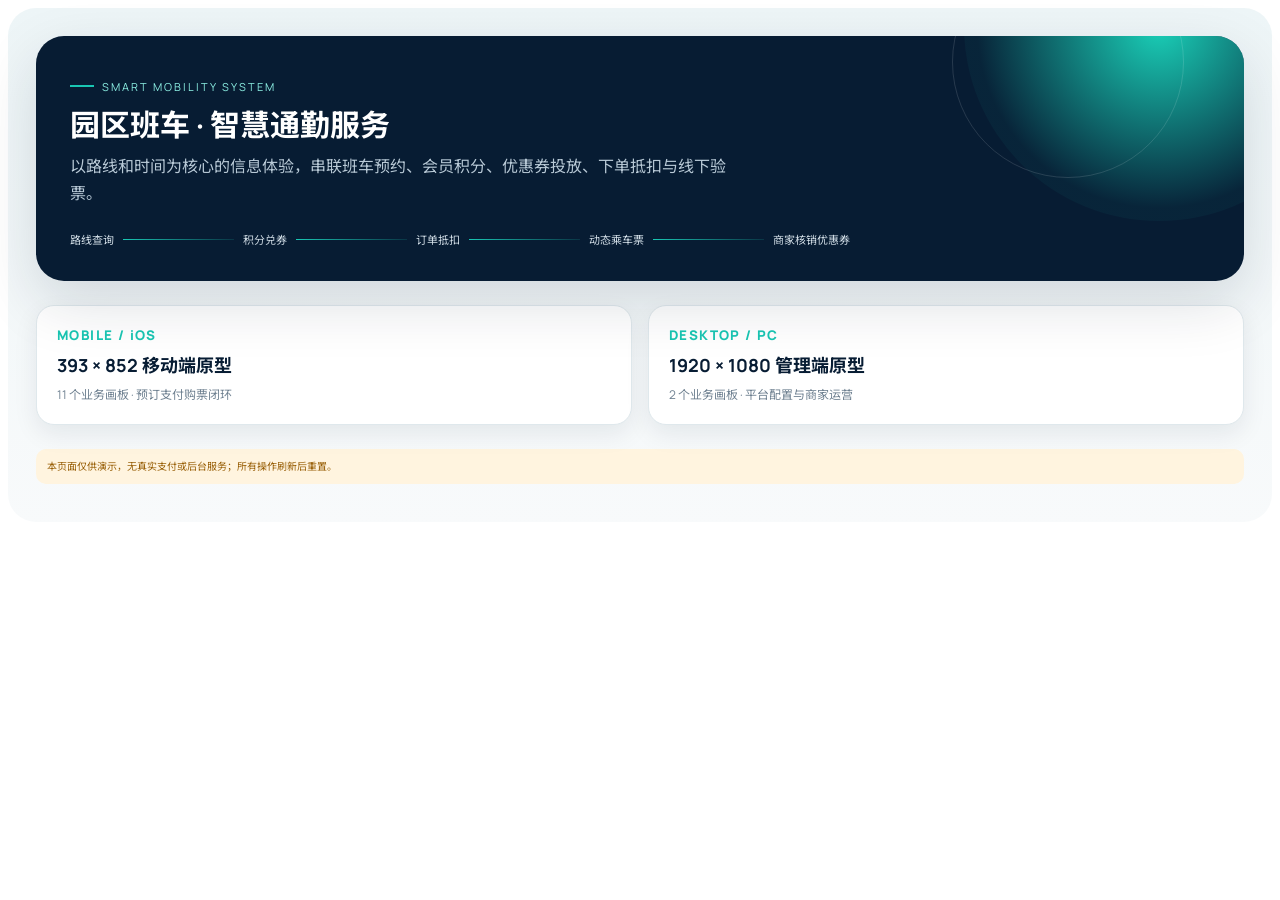
<file: index.html>
<!doctype html>
<html lang="zh-CN"><head><meta charset="utf-8"><meta name="viewport" content="width=device-width,initial-scale=1"><title>园区班车 · 智慧通勤原型</title><link rel="stylesheet" href="styles.css"></head><body><div class="smart-ui">
<section class="cover"><div class="cover-tag">Smart Mobility System</div><h2>园区班车 · 智慧通勤服务</h2><p>以路线和时间为核心的信息体验，串联班车预约、会员积分、优惠券投放、下单抵扣与线下验票。</p><div class="journey"><span>路线查询</span><i></i><span>积分兑券</span><i></i><span>订单抵扣</span><i></i><span>动态乘车票</span><i></i><span>商家核销优惠券</span></div></section><nav class="prototype-overview" aria-label="原型入口"><a class="prototype-entry" href="mobile.html"><small>MOBILE / iOS</small><b>393 × 852 移动端原型</b><span>11 个业务画板 · 预订支付购票闭环</span></a><a class="prototype-entry" href="desktop.html"><small>DESKTOP / PC</small><b>1920 × 1080 管理端原型</b><span>2 个业务画板 · 平台配置与商家运营</span></a></nav><p class="notice">本页面仅供演示，无真实支付或后台服务；所有操作刷新后重置。</p></div><script src="app.js"></script></body></html>
</file>
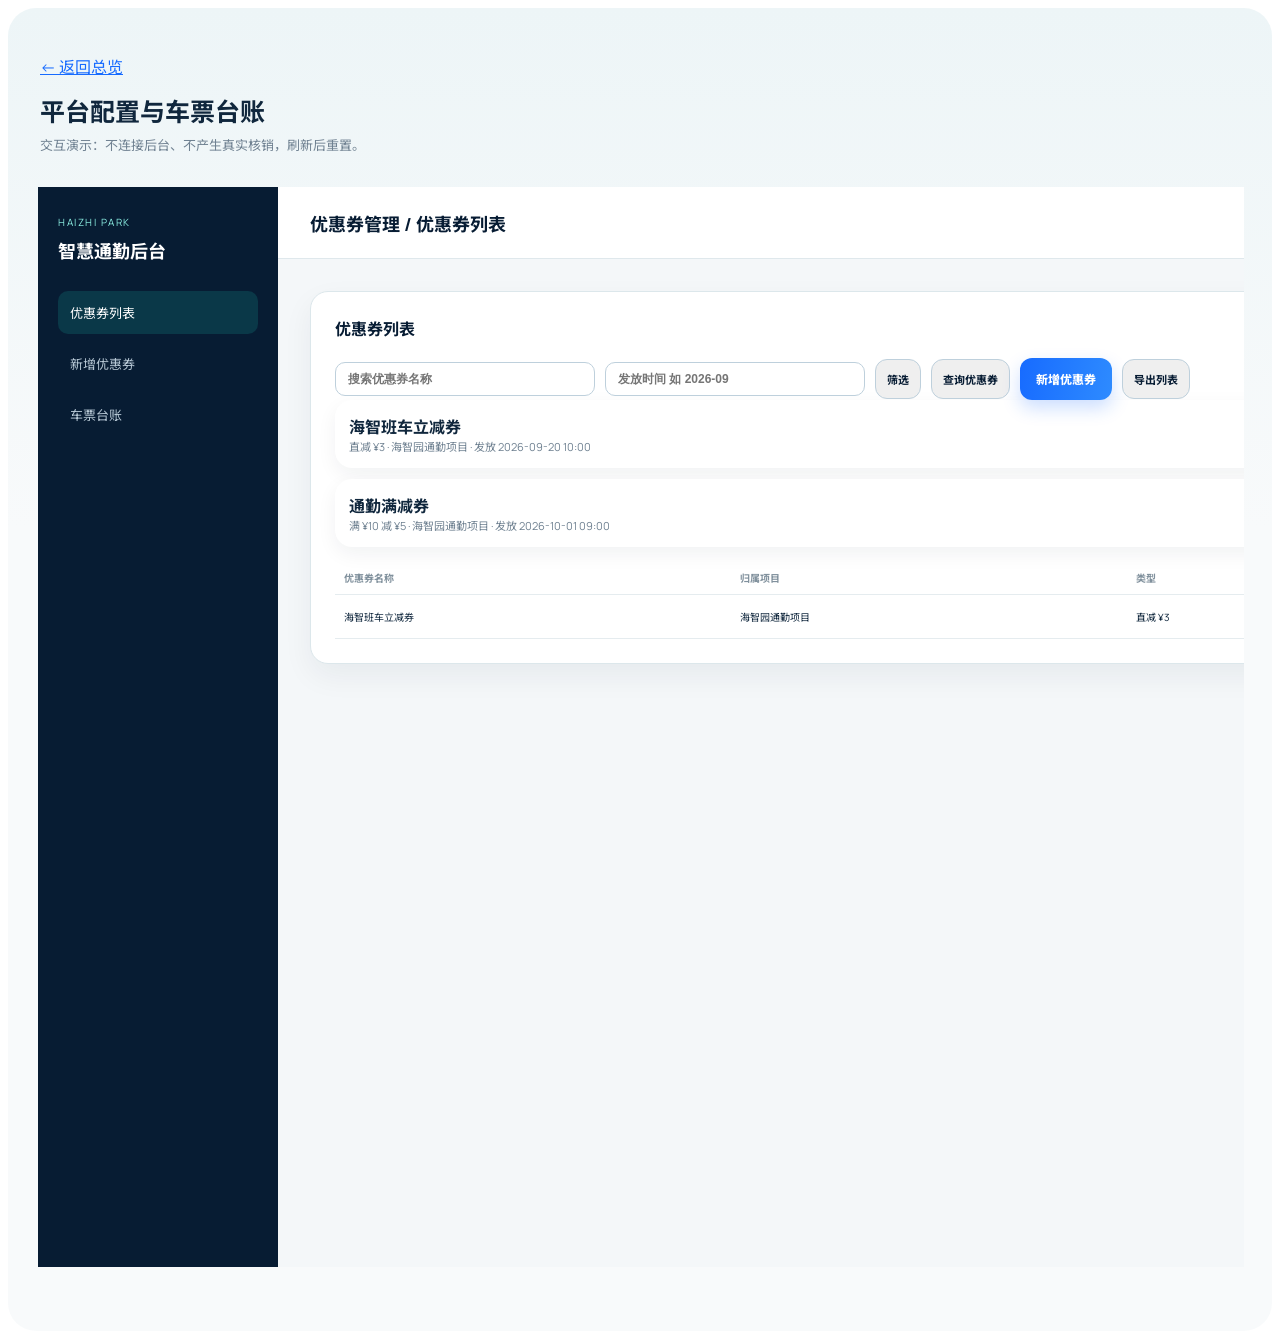
<file: desktop.html>
<!doctype html><html lang="zh-CN"><head><meta charset="utf-8"><meta name="viewport" content="width=device-width,initial-scale=1"><title>运营后台 · 园区班车</title><link rel="stylesheet" href="styles.css"></head><body><div class="smart-ui"><header class="page-header"><a href="index.html">← 返回总览</a><h1>平台配置与车票台账</h1><p>交互演示：不连接后台、不产生真实核销，刷新后重置。</p></header><p id="demo-status" class="notice ok" role="status" hidden></p><p class="desktop-scroll-hint">横向滚动查看完整后台画板</p><div class="desktop-preview"><article class="desktop-board" data-desktop-screen="coupon-list"><aside class="desktop-sidebar"><small>HAIZHI PARK</small><h4>智慧通勤后台</h4><nav><button type="button" data-nav="coupon-list" class="active">优惠券列表</button><button type="button" data-nav="coupon-create">新增优惠券</button><button type="button" data-nav="ticket-ledger">车票台账</button></nav></aside><header class="desktop-toolbar"><b>优惠券管理 / 优惠券列表</b><span>运营管理员　● 在线</span></header><main class="desktop-main"><div class="desktop-content"><div class="desktop-panel"><div class="row"><h4>优惠券列表</h4><span class="chip green">当前园区</span></div><div class="coupon-actions"><input aria-label="搜索优惠券" placeholder="搜索优惠券名称"><input aria-label="发放时间" placeholder="发放时间 如 2026-09"><button type="button" class="secondary" data-action="filter-coupons">筛选</button><button type="button" class="secondary" data-action="view-coupons">查询优惠券</button><button type="button" class="primary" data-nav="coupon-create">新增优惠券</button><button type="button" class="secondary" data-action="export-excel">导出列表</button></div><div data-coupon-filter-result></div><table class="data"><thead><tr><th>优惠券名称</th><th>归属项目</th><th>类型</th><th>状态</th><th>操作</th></tr></thead><tbody><tr><td>海智班车立减券</td><td>海智园通勤项目</td><td>直减 ¥3</td><td>启用</td><td><button type="button" class="chip" data-nav="coupon-create">查看 / 编辑</button></td></tr></tbody></table></div></div></main></article><article class="desktop-board" data-desktop-screen="coupon-create"><aside class="desktop-sidebar"><small>HAIZHI PARK</small><h4>智慧通勤后台</h4><nav><button type="button" data-nav="coupon-list">优惠券列表</button><button type="button" data-nav="coupon-create" class="active">新增优惠券</button><button type="button" data-nav="ticket-ledger">车票台账</button></nav></aside><header class="desktop-toolbar"><b>优惠券管理 / 新增优惠券</b><span>运营管理员　● 在线</span><button type="button" class="secondary" data-nav="coupon-list">返回</button></header><main class="desktop-main"><div class="desktop-content"><div class="desktop-panel"><div class="row"><h4>新增优惠券</h4><span class="chip green">草稿模式</span></div><section class="create-section"><div class="section-eyebrow">基础规则</div><div class="form-row"><label class="form-label">*所属项目</label><div class="form-control"><div class="field"><label>所属项目<input aria-label="归属项目" value="海智园通勤项目"></label></div><p class="muted">归属项目决定该券在移动端的投放范围。</p></div></div><div class="form-row"><label class="form-label">*可用商户</label><div class="form-control"><div class="radio-line"><label class="radio-item"><input type="radio" name="merchant-scope" checked> 全部商户</label><label class="radio-item"><input type="radio" name="merchant-scope"> 指定商户</label></div><div class="field"><label>归属商家<input aria-label="归属商家" value="海智班车有限公司"></label></div></div></div><div class="form-row"><label class="form-label">*优惠券名称</label><div class="form-control"><div class="field"><label>优惠券名称<input aria-label="优惠券名称" value="海智班车立减券"></label></div></div></div><div class="form-row"><label class="form-label">优惠券图片</label><div class="form-control"><div class="upload-box"><b>＋</b><span>点击或拖拽上传券面图片</span><input aria-label="优惠券图片" type="file"></div></div></div><div class="form-row"><label class="form-label">面额 / 折扣值</label><div class="form-control"><div class="field"><label>折扣值<input aria-label="折扣值" value="3"></label></div><div class="field"><label>可核销总数量<input aria-label="可核销总数量" value="500 张"></label></div></div></div><div class="form-row"><label class="form-label">*有效期</label><div class="form-control"><div class="radio-line"><label class="radio-item"><input type="radio" name="validity-type" checked> 固定日期范围</label><label class="radio-item"><input type="radio" name="validity-type"> 领取后生效天数</label></div><div class="field"><label>生效日期<input aria-label="生效日期" value="2026-09-01"></label></div><div class="field"><label>失效日期<input aria-label="失效日期" value="2026-12-31"></label></div><div class="field"><label>生效天数<input aria-label="生效天数" value="30"></label></div></div></div><div class="form-row"><label class="form-label">优惠券状态</label><div class="form-control"><div class="field"><label>优惠券状态<select aria-label="优惠券状态"><option>启用</option><option>停用</option></select><input aria-label="优惠券状态" type="hidden" value="启用"></label></div></div></div><div class="form-row"><label class="form-label">使用须知</label><div class="form-control"><div class="field"><label>使用须知<textarea aria-label="使用须知">指定班车线路使用，每位用户限兑 1 张，不与其他优惠同享。</textarea></label></div></div></div><div class="form-row"><label class="form-label">优惠券详情</label><div class="form-control"><div class="field"><label>优惠券详情<textarea aria-label="优惠券详情">指定班车线路使用，每位用户限兑 1 张，不与其他优惠同享。</textarea></label></div></div></div></section><section class="create-section"><div class="section-eyebrow">会员等级兑换积分</div><table class="data"><tr><th>会员等级</th><th>兑换积分</th><th>允许兑换</th></tr><tr><td>普通会员</td><td><input type="number" min="0" aria-label="普通会员兑换积分" value="300"></td><td><input type="checkbox" aria-label="普通会员允许兑换" checked></td></tr><tr><td>银卡会员</td><td><input type="number" min="0" aria-label="银卡会员兑换积分" value="270"></td><td><input type="checkbox" aria-label="银卡会员允许兑换" checked></td></tr><tr><td>金卡会员</td><td><input type="number" min="0" aria-label="金卡会员兑换积分" value="240"></td><td><input type="checkbox" aria-label="金卡会员允许兑换" checked></td></tr><tr><td>钻石会员</td><td><input type="number" min="0" aria-label="钻石会员兑换积分" value="210"></td><td><input type="checkbox" aria-label="钻石会员允许兑换" checked></td></tr></table><div class="notice ok">发布操作仅为演示，不影响移动端领券中心。</div></section><div class="create-footer"><button type="button" class="primary" data-action="draft">保存</button><button type="button" class="primary" data-action="publish">保存并发布</button><button type="button" class="secondary" data-action="cancel-create">取消</button></div><p class="muted" style="margin-top:12px">所有操作均为演示，不写入后台，刷新后重置。</p></div></main></article><article class="desktop-board" data-desktop-screen="ticket-ledger"><aside class="desktop-sidebar"><small>HAIZHI PARK</small><h4>智慧通勤后台</h4><nav><button type="button" data-nav="coupon-list">优惠券列表</button><button type="button" data-nav="coupon-create">新增优惠券</button><button type="button" data-nav="ticket-ledger" class="active">车票台账</button></nav></aside><header class="desktop-toolbar"><b>车票台账 / 购票记录</b><span>运营管理员　● 在线</span></header><main class="desktop-main"><div class="desktop-content"><div class="desktop-panel"><div class="row"><h4>车票台账</h4><button type="button" class="secondary" data-action="export-excel">导出 Excel</button></div><div class="coupon-actions"><select aria-label="车票状态"><option value="">全部</option><option value="completed">已完成</option><option value="refunded">已退款</option></select><input aria-label="购票时间" placeholder="购票时间 如 2026-09"><button type="button" class="secondary" data-action="filter-ledger">筛选</button></div><table class="data"><thead><tr><th>路线名称</th><th>班车时间</th><th>方向</th><th>购买时间</th><th>支付时间</th><th>交易时间</th><th>原始金额</th><th>优惠券抵扣金额</th><th>实付金额</th><th>所属项目</th><th>购买人</th><th>手机号</th><th>操作人</th><th>使用的优惠券</th><th>状态</th></tr></thead><tbody data-ticket-ledger></tbody></table><p class="muted">支持按状态（已完成 / 已退款）与购票时间筛选；导出文件仅供演示。</p><pre data-ticket-ledger-export hidden></pre></div></div></main></article></div></div><script src="app.js"></script></body></html>
</file>
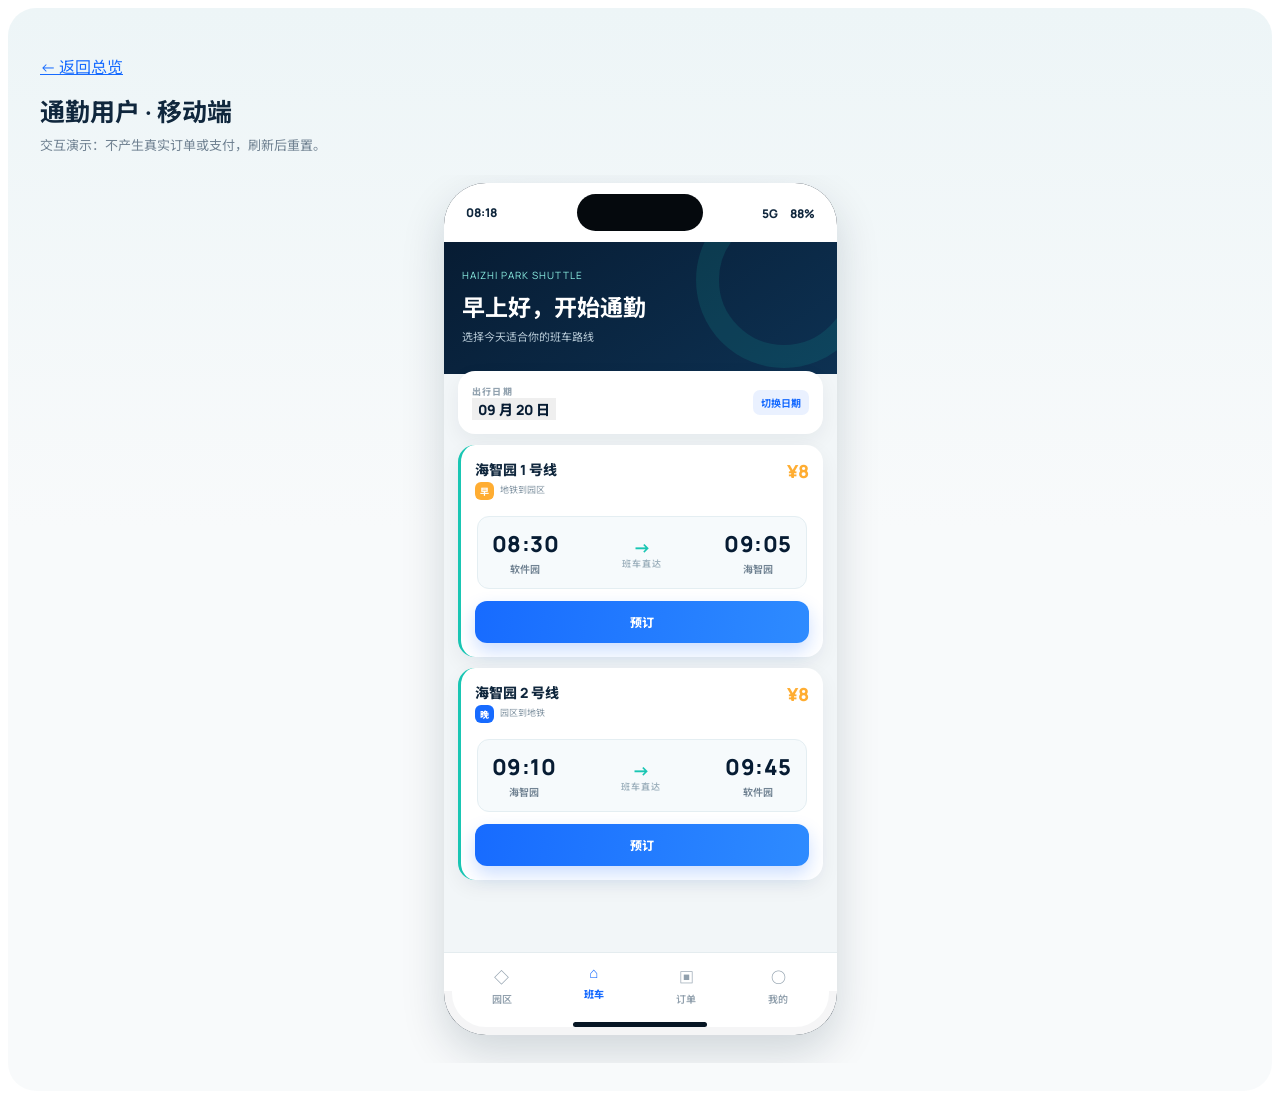
<file: mobile.html>
<!doctype html>
<html lang="zh-CN"><head><meta charset="utf-8"><meta name="viewport" content="width=device-width,initial-scale=1"><title>移动端 · 园区班车</title><link rel="stylesheet" href="styles.css"></head><body><div class="smart-ui">
<header class="page-header"><a href="index.html">← 返回总览</a><h1>通勤用户 · 移动端</h1><p>交互演示：不产生真实订单或支付，刷新后重置。</p></header><p id="demo-status" class="notice ok" role="status" hidden></p><div class="board-gallery">
<article class="ios-board" data-screen="route-query"><div class="ios-status-bar"><span>08:18</span><div class="dynamic-island"></div><span>5G　88%</span></div><div class="ios-content"><div class="hero"><small>HAIZHI PARK SHUTTLE</small><h3>早上好，开始通勤</h3><p>选择今天适合你的班车路线</p></div><div class="pad lift"><div class="card"><div class="row"><div><div class="eyebrow">出行日期</div><button type="button" class="strong date-switch" data-selected-date data-action="open-date-picker">09 月 20 日</button></div><button type="button" class="chip" data-action="open-date-picker">切换日期</button></div></div><div class="route-card"><div class="route-top"><div><div class="route-name">海智园 1 号线</div><div class="route-type"><span class="period-badge morning">早</span> 地铁到园区</div></div><span class="price">¥8</span></div><div class="route-times"><div class="route-time"><b class="route-time-value">08:30</b><span class="route-time-stop">软件园</span></div><div class="route-time-arrow">→<span class="route-time-sub">班车直达</span></div><div class="route-time"><b class="route-time-value">09:05</b><span class="route-time-stop">海智园</span></div></div><button type="button" class="primary book-button" data-action="book" data-route="route-1">预订</button></div><div class="route-card"><div class="route-top"><div><div class="route-name">海智园 2 号线</div><div class="route-type"><span class="period-badge evening">晚</span> 园区到地铁</div></div><span class="price">¥8</span></div><div class="route-times"><div class="route-time"><b class="route-time-value">09:10</b><span class="route-time-stop">海智园</span></div><div class="route-time-arrow">→<span class="route-time-sub">班车直达</span></div><div class="route-time"><b class="route-time-value">09:45</b><span class="route-time-stop">软件园</span></div></div><button type="button" class="primary book-button" data-action="book" data-route="route-2">预订</button></div></div></div><div class="ios-tab-bar"><button type="button" data-nav="park-services"><b>◇</b>园区</button><span class="on"><b>⌂</b>班车</span><button type="button" data-nav="order-center"><b>▣</b>订单</button><button type="button" data-nav="my-coupons"><b>○</b>我的</button></div><div class="home-indicator"></div></article>
<article class="ios-board" data-screen="order-confirmation"><div class="ios-status-bar"><span>08:20</span><div class="dynamic-island"></div><span>5G　88%</span></div><div class="ios-navigation-bar"><button type="button" data-nav="route-query" aria-label="返回路线查询">‹</button><b>确认订单</b><span></span></div><div class="ios-content"><div class="pad"><div class="card" style="background:linear-gradient(145deg,var(--navy),#164966);color:#fff"><div class="row"><div><span class="chip green" data-order-route>海智园 1 号线</span><h3 style="margin:9px 0 0;font-size:17px" data-order-stops>园区南门 → 软件园</h3></div><div style="text-align:right"><div class="eyebrow" style="color:#8cefe3">发车</div><b data-order-time>08:30</b></div></div><div class="summary-line" style="background:rgba(255,255,255,.13)"></div><span style="font-size:10px;color:#bed0dc"><span data-order-date>09 月 20 日</span> · 预计 35 分钟</span></div><div class="card"><div class="row"><span class="muted">购票数量</span><b>−　1　＋</b></div><div class="row"><span class="muted">票价</span><b data-order-price>¥8.00</b></div></div><div class="card"><div class="row"><span class="strong">优惠券</span><button type="button" class="text-button" data-action="select-coupon" data-order-coupon>班车立减券 -¥3 ›</button></div><div class="summary-line"></div><div class="row"><span class="muted">订单金额</span><span data-order-subtotal>¥8.00</span></div><div class="row"><span class="muted">优惠抵扣</span><b style="color:#dc7b00" data-order-discount>-¥3.00</b></div><div class="summary-line"></div><div class="row"><b>应付金额</b><span class="price" style="font-size:23px" data-order-total>¥5.00</span></div></div><div class="notice">当前优惠券归属海智班车，适用于本线路及班次。</div></div></div><div class="ios-bottom-action"><button type="button" class="primary" data-action="pay" data-pay-label>模拟支付 · ¥5.00</button></div><div class="home-indicator"></div></article>
<article class="ios-board" data-screen="payment-success"><div class="ios-status-bar"><span>08:21</span><div class="dynamic-island"></div><span>5G　88%</span></div><div class="ios-navigation-bar"><span></span><b>支付结果</b><span></span></div><div class="ios-content"><div class="success-hero"><div class="tick">✓</div><h3>支付成功</h3><p>模拟支付已完成，等待出票确认</p></div><div class="pad"><div class="card"><div class="row"><span class="muted">支付金额</span><span class="price" style="font-size:23px" data-pay-amount>¥5.00</span></div><div class="summary-line"></div><div class="row"><span class="muted">支付方式</span><b>模拟支付（演示）</b></div></div><div class="notice">本页为模拟支付结果，不产生真实扣款；点击下方按钮完成出票。</div></div></div><div class="ios-bottom-action"><button type="button" class="primary" data-action="payment-done">确认支付结果 · 完成购票</button></div><div class="home-indicator"></div></article>
<article class="ios-board" data-screen="purchase-success"><div class="ios-status-bar"><span>08:21</span><div class="dynamic-island"></div><span>5G　88%</span></div><div class="ios-navigation-bar"><button type="button" data-nav="route-query" aria-label="返回路线查询">‹</button><b>购票成功</b><span></span></div><div class="ios-content"><div class="success-hero"><div class="tick">✓</div><h3>购票成功</h3><p>车票已生成，乘车前可出示动态票面</p></div><div class="pad"><div class="card"><div class="row"><div><div class="eyebrow">乘车凭证</div><div class="strong">线下乘车票</div></div><span class="chip green">待乘车</span></div><div class="summary-line"></div><div class="row"><span class="muted">状态更新</span><span class="muted">发车后自动转为已使用</span></div></div><div class="notice ok">优惠券核销状态与班车车票状态相互独立。</div><button type="button" class="primary book-button" data-nav="boarding-ticket">查看乘车票</button><button type="button" class="secondary book-button" data-nav="order-center">进入订单中心</button><div class="notice">演示流程到此结束，刷新页面后恢复初始数据。</div></div></div><div class="home-indicator"></div></article>
<article class="ios-board" data-screen="paying-order-detail"><div class="ios-status-bar"><span>08:24</span><div class="dynamic-island"></div><span>5G　88%</span></div><div class="ios-navigation-bar"><button type="button" data-nav="order-center" aria-label="返回订单中心">‹</button><b>支付中订单</b><span></span></div><div class="ios-content"><div class="pad"><div class="card"><div class="row"><div><div class="eyebrow">支付状态</div><b class="strong" data-paying-status>支付中</b></div><span class="chip amber">待确认</span></div><div class="summary-line"></div><div class="row"><span class="muted">路线</span><b data-paying-route>海智园 1 号线</b></div><div class="row"><span class="muted">出行日期</span><span data-paying-date>09 月 20 日</span></div><div class="row"><span class="muted">发车时间</span><span data-paying-time>08:30</span></div><div class="row"><span class="muted">订单号</span><span data-paying-order-id>O-3</span></div><div class="summary-line"></div><div class="row"><b>支付金额</b><span class="price" data-paying-amount>¥5.00</span></div></div><div class="notice">支付结果确认中，可取消本次支付（演示）。</div></div></div><div class="ios-bottom-action"><button type="button" class="secondary" data-action="cancel-payment">取消支付</button></div><div class="home-indicator"></div></article>
	<article class="ios-board" data-screen="order-center"><div class="ios-status-bar"><span>08:25</span><div class="dynamic-island"></div><span>5G　88%</span></div><div class="ios-navigation-bar"><button type="button" data-nav="route-query" aria-label="返回路线查询">‹</button><b>订单中心</b><span></span></div><div class="ios-content"><div class="pad"><div class="ticket-tabs" aria-label="订单状态筛选"><button type="button" data-order-tab="pending">待支付</button><button type="button" data-order-tab="paying">支付中</button><button type="button" data-order-tab="completed">已完成</button><button type="button" data-order-tab="cancelled">已取消</button><button type="button" data-order-tab="invoiced">已开票</button></div><div data-order-list></div><p class="muted" style="line-height:1.7">演示数据包含各状态订单：待支付订单可继续支付，已完成订单可申请退票。</p></div></div><div class="home-indicator"></div></article>
<article class="ios-board" data-screen="coupon-selection"><div class="ios-status-bar"><span>08:20</span><div class="dynamic-island"></div><span>5G　88%</span></div><div class="ios-navigation-bar"><button type="button" data-nav="order-confirmation" aria-label="返回确认订单">‹</button><b>选择优惠券</b><span class="action">使用规则</span></div><div class="ios-content"><div class="tabs"><span class="active">可使用 1</span><span>不可使用 1</span></div><div class="pad"><div class="coupon"><div class="coupon-face"><div><b>¥3</b><br><small>无门槛</small></div></div><div class="coupon-info"><b>海智班车立减券</b><p>海智班车指定线路可用<br>有效期至 2026-10-31</p><div class="row"><span class="points">本单减 ¥3</span><button type="button" class="chip green" data-action="coupon-three" data-selection-three>已选择</button></div></div></div><div class="coupon"><div class="coupon-face"><div><b>¥5</b><br><small>满 ¥10</small></div></div><div class="coupon-info"><b>通勤满减券</b><p>海智班车全部线路<br>有效期至 2026-10-31</p><div class="row"><span class="points">当前未达门槛</span><button type="button" class="chip" data-action="coupon-five" data-selection-five disabled>选择</button></div></div></div><div class="card"><div class="row"><span>不使用优惠券</span><button type="button" class="chip" data-action="coupon-none">不使用</button></div></div><p class="muted" style="line-height:1.7">仅展示商家、线路、班次、金额与有效期均符合条件的优惠券。</p></div></div><div class="home-indicator"></div></article>
<article class="ios-board" data-screen="coupon-center"><div class="ios-status-bar"><span>08:22</span><div class="dynamic-island"></div><span>5G　88%</span></div><div class="ios-navigation-bar"><button type="button" data-nav="route-query" aria-label="返回路线查询">‹</button><b>领券中心</b><button type="button" class="action" data-nav="my-coupons">我的券</button></div><div class="ios-content"><div class="pad"><div class="card member"><div class="row"><div><div class="eyebrow">Gold Member</div><div class="strong">金卡会员</div></div><div style="text-align:right"><div class="eyebrow">可用积分</div><div class="balance" data-points>1,280</div></div></div><div class="meter"><i></i></div><div class="row"><span style="font-size:9px;color:#acc4d2">距钻石会员还差 320 成长值</span><span style="font-size:9px;color:#8cefe3">积分明细 ›</span></div></div><div class="coupon"><div class="coupon-face"><div><b>¥3</b><br><small>立减券</small></div></div><div class="coupon-info"><b>海智班车立减券</b><p>09/20 10:00 发放 · 剩余 186 张</p><div class="row"><span class="points">金卡 240 积分</span><button type="button" class="chip green" data-action="exchange-preview" data-exchange-id="three">兑换</button></div></div></div><div class="coupon"><div class="coupon-face"><div><b>¥5</b><br><small>满 10 减</small></div></div><div class="coupon-info"><b>通勤满减券</b><p>全部线路 · 每人限兑 1 张</p><div class="row"><span class="points">金卡 400 积分</span><button type="button" class="chip green" data-action="exchange-preview" data-exchange-id="five">兑换</button></div></div></div></div></div><div class="home-indicator"></div></article>
<article class="ios-board" data-screen="exchange-confirmation"><div class="ios-status-bar"><span>08:23</span><div class="dynamic-island"></div><span>5G　88%</span></div><div class="ios-navigation-bar"><button type="button" data-nav="coupon-center" aria-label="返回领券中心">‹</button><b>确认兑换</b><span></span></div><div class="ios-content"><div class="pad"><div class="coupon"><div class="coupon-face"><div><b data-exchange-value>¥3</b><br><small>无门槛</small></div></div><div class="coupon-info"><b data-exchange-name>海智班车立减券</b><p>归属：海智班车<br>领取后 30 天有效</p></div></div><div class="card"><div class="row"><span class="muted">会员等级</span><b>金卡会员</b></div><div class="row"><span class="muted">本次所需</span><b style="color:#dc7b00" data-exchange-cost>240 积分</b></div><div class="summary-line"></div><div class="row"><span class="muted">兑换前</span><span data-points-before>1,280</span></div><div class="row"><span class="muted">兑换后</span><b data-points-after>1,040</b></div></div><div class="notice">兑换后积分不可退还，请确认适用商家和有效期。</div></div></div><div class="ios-bottom-action"><button type="button" class="primary teal" data-action="exchange-confirm" data-exchange-confirm>确认兑换 240 积分</button></div><div class="home-indicator"></div></article>
<article class="ios-board" data-screen="my-coupons"><div class="ios-status-bar"><span>08:24</span><div class="dynamic-island"></div><span>5G　88%</span></div><div class="ios-navigation-bar"><button type="button" data-nav="route-query" aria-label="返回路线查询">‹</button><b>我的优惠券</b><span></span></div><div class="ios-content"><div class="tabs"><span class="active">可使用 2</span><span>已使用</span><span>已过期</span></div><div class="pad"><div class="coupon"><div class="coupon-face"><div><b>¥3</b><br><small>无门槛</small></div></div><div class="coupon-info"><b>海智班车立减券</b><p>归属：海智班车<br>有效期至 2026-10-20</p><div class="row"><span class="chip green">可使用 · <span data-coupon-three-count>1</span> 张</span><span class="points">去使用 ›</span></div></div></div><div class="coupon"><div class="coupon-face"><div><b>¥5</b><br><small>满 ¥10</small></div></div><div class="coupon-info"><b>通勤满减券</b><p>限班车订单使用<br>有效期至 2026-10-31</p><div class="row"><span class="chip green">可使用 · <span data-coupon-five-count>1</span> 张</span><span class="points">查看详情 ›</span></div></div></div><div class="notice ok">优惠券核销状态与班车车票状态相互独立。</div></div></div><div class="home-indicator"></div></article>
<article class="ios-board" data-screen="boarding-ticket"><div class="ios-status-bar"><span>08:28</span><div class="dynamic-island"></div><span>5G　88%</span></div><div class="ios-navigation-bar"><button type="button" data-nav="order-center" aria-label="返回订单中心">‹</button><b>乘车票状态</b><span></span></div><div class="ios-content"><div class="pad"><div class="ticket-tabs" aria-label="票面演示状态"><button type="button" data-ticket-tab="static">静态待乘车</button><button type="button" data-ticket-tab="active">动态有效</button><button type="button" data-ticket-tab="used">已使用</button></div><p class="muted">三种票面仅为演示，不读取服务端时间，不构成真实乘车凭证。</p><section data-ticket-state="static"><div class="eyebrow">STATIC</div><h3>静态待乘车</h3><div class="ticket"><div class="ticket-head"><small>WAITING · 静态待乘车</small><h3>海智园 → 软件园</h3></div><div class="ticket-code"><small>线下乘车凭证</small><b>A8 26 19</b></div></div><div class="notice">未进入动态时间窗口，票面保持静态。</div></section><section data-ticket-state="active"><div class="eyebrow">ACTIVE</div><h3>动态有效</h3><div class="ticket live"><div class="marquee"><span>动态有效　请向工作人员出示　动态有效　请向工作人员出示　</span></div><div class="ticket-head"><small>BOARDING · 当前可乘车</small><h3>海智园 → 软件园</h3></div><div class="ticket-code"><small>动态线下乘车凭证</small><b style="color:#049a89">A8 26 19</b></div></div><div class="notice ok">动态窗口由系统写死规则控制，使用服务端标准时间，不写死固定时长。</div></section><section data-ticket-state="used"><div class="eyebrow">COMPLETED</div><h3>已使用</h3><div class="ticket used"><div class="ticket-head"><small>COMPLETED · 乘车时间已过</small><h3>海智园 → 软件园</h3></div><div class="ticket-code"><small>线下乘车凭证</small><b>A8 26 19</b><div class="stamp">已使用</div></div></div><p class="muted" style="line-height:1.7;margin-top:12px">服务端时间超过计划发车时间后自动更新，无需司机或商家核销。</p></section><div class="notice">状态优先级：已取消或已退款 ＞ 已使用 ＞ 动态有效 ＞ 静态待乘车</div><div class="notice ok">优惠券核销状态与班车车票状态相互独立。</div></div></div><div class="home-indicator"></div></article>
<article class="ios-board" data-screen="refund"><div class="ios-status-bar"><span>08:26</span><div class="dynamic-island"></div><span>5G　88%</span></div><div class="ios-navigation-bar"><button type="button" data-nav="order-center" aria-label="返回订单中心">‹</button><b>申请退票</b><span></span></div><div class="ios-content"><div class="pad"><div class="card"><div class="row"><span class="muted">退票订单</span><b data-refund-route>海智园 1 号线</b></div><div class="summary-line"></div><div class="row"><span class="muted">实付金额</span><span data-refund-paid>¥8.00</span></div><div class="row"><span class="muted">预计退款</span><b style="color:#dc7b00" data-refund-amount>¥8.00</b></div></div><div class="notice">退票规则：发车前 30 分钟内不可退票；优惠券抵扣部分按原规则退回（演示）。</div><div class="notice ok">确认后订单转为已退款，退款原路退回（演示数据，刷新后恢复）。</div></div></div><div class="ios-bottom-action"><button type="button" class="primary" data-action="refund-confirm">确认退票</button></div><div class="home-indicator"></div></article>
<article class="ios-board" data-screen="invoice-application"><div class="ios-status-bar"><span>08:27</span><div class="dynamic-island"></div><span>5G　88%</span></div><div class="ios-navigation-bar"><button type="button" data-nav="order-center" aria-label="返回订单中心">‹</button><b>申请开票</b><span></span></div><div class="ios-content"><div class="pad"><div class="card"><div class="row"><span class="muted">开票订单</span><b data-invoice-route>海智园 1 号线</b></div><div class="summary-line"></div><div class="row"><span class="muted">实付金额</span><span data-invoice-paid>¥5.00</span></div><div class="row"><span class="muted">预计开票金额</span><b style="color:#dc7b00" data-invoice-amount>¥5.00</b></div></div><div class="card"><div class="row"><span class="strong">发票抬头</span><span class="muted">提交后不可修改（演示）</span></div><div class="summary-line"></div><div class="row"><span class="muted">个人抬头</span><button type="button" class="chip green" data-action="invoice-title" data-title="personal"><span data-invoice-title-personal>已选择</span></button></div><div class="row"><span class="muted">企业抬头</span><button type="button" class="chip" data-action="invoice-title" data-title="company"><span data-invoice-title-company>选择</span></button></div></div><div class="notice">开票规则：已完成订单可申请开票，金额与实付一致（演示）。</div><div class="notice ok">提交后订单转为已开票，可在订单中心「已开票」筛选查看。</div></div></div><div class="ios-bottom-action"><button type="button" class="primary" data-action="invoice-submit">提交开票申请</button></div><div class="home-indicator"></div></article><article class="ios-board" data-screen="date-picker"><div class="ios-status-bar"><span>08:19</span><div class="dynamic-island"></div><span>5G　88%</span></div><div class="ios-navigation-bar"><button type="button" data-nav="route-query" aria-label="返回路线查询">‹</button><b>选择出行日期</b><span></span></div><div class="ios-content"><div class="pad"><div class="card"><div class="eyebrow">2026 年 9 月</div><div class="date-grid"><button type="button" class="chip" data-action="select-date" data-date="2026-09-20">20 日</button><button type="button" class="chip" data-action="select-date" data-date="2026-09-21">21 日</button><button type="button" class="chip" data-action="select-date" data-date="2026-09-22">22 日</button><button type="button" class="chip" data-action="select-date" data-date="2026-09-23">23 日</button></div></div></div></div><div class="home-indicator"></div></article><article class="ios-board" data-screen="park-services"><div class="ios-status-bar"><span>08:19</span><div class="dynamic-island"></div><span>5G　88%</span></div><div class="ios-navigation-bar"><button type="button" data-nav="route-query" aria-label="返回班车首页">‹</button><b>园区服务</b><span></span></div><div class="ios-content"><div class="pad"><div class="card"><div class="row"><div><div class="eyebrow">HAIZHI PARK</div><div class="strong">园区通勤服务入口</div></div><span class="chip green">演示数据</span></div></div><div class="card"><div class="row"><div><div class="eyebrow">线路列表</div><b class="strong">查看可预订班车</b><p class="muted" style="margin:5px 0 0">两条直达线路 · 按日期预订</p></div><button type="button" class="chip" data-nav="route-query">进入 ›</button></div></div><div class="card"><div class="row"><div><div class="eyebrow">我要开票</div><b class="strong">已完成订单开票</b><p class="muted" style="margin:5px 0 0">筛选已完成订单后申请发票</p></div><button type="button" class="chip" data-action="invoice-entry">去开票 ›</button></div></div><div class="card"><div class="row"><div><div class="eyebrow">我的订单</div><b class="strong">全部订单与状态</b><p class="muted" style="margin:5px 0 0">待支付、支付中、已完成等</p></div><button type="button" class="chip" data-action="orders-entry">查看 ›</button></div></div><div class="card"><div class="row"><div><div class="eyebrow">联系我们</div><b class="strong">运营服务与帮助</b><p class="muted" style="margin:5px 0 0">热线、服务时间与反馈渠道</p></div><button type="button" class="chip" data-nav="contact">联系 ›</button></div></div><div class="notice">园区服务页为演示入口聚合，所有跳转均在本页内切换。</div></div></div><div class="home-indicator"></div></article><article class="ios-board" data-screen="contact"><div class="ios-status-bar"><span>08:19</span><div class="dynamic-island"></div><span>5G　88%</span></div><div class="ios-navigation-bar"><button type="button" data-nav="park-services" aria-label="返回园区服务">‹</button><b>联系我们</b><span></span></div><div class="ios-content"><div class="pad"><div class="card"><div class="row"><div><div class="eyebrow">运营服务热线</div><b class="strong">400-800-1234</b></div><span class="chip green">工作日</span></div><div class="summary-line"></div><div class="row"><span class="muted">服务时间</span><b>工作日 07:00 - 20:00</b></div><div class="row"><span class="muted">反馈邮箱</span><b>shuttle@haizhi-park.cn</b></div><div class="row"><span class="muted">园区服务台</span><b>海智园南门服务中心</b></div></div><div class="notice">联系信息为演示数据，不发起真实通话或邮件；点击返回可回到园区服务页。</div></div></div><div class="home-indicator"></div></article></div></div><script src="app.js"></script></body></html>
</file>
<file: styles.css>
@import url('https://fonts.googleapis.com/css2?family=Manrope:wght@500;600;700;800&family=Noto+Sans+SC:wght@400;500;600;700;800&display=swap');
:root{--navy:#071c33;--navy2:#0d3152;--blue:#176bff;--cyan:#19c6b3;--cyan-soft:#e3faf6;--amber:#ffad32;--paper:#f2f6f8;--white:#fff;--ink:#10273d;--muted:#6f8191;--line:#dfe8ec;--danger:#e95b62;--shadow:0 22px 60px rgba(7,28,51,.14)}
*{box-sizing:border-box}.smart-ui{font-family:Manrope,"Noto Sans SC",sans-serif;color:var(--ink);background:linear-gradient(180deg,#edf5f7 0,#f8fafb 520px);padding:28px;border-radius:28px}.smart-ui h2,.smart-ui h3,.smart-ui p{margin-top:0}.cover{position:relative;overflow:hidden;border-radius:28px;padding:34px;background:var(--navy);color:#fff;box-shadow:var(--shadow)}.cover:before{content:"";position:absolute;width:390px;height:390px;border-radius:50%;right:-110px;top:-205px;background:radial-gradient(circle,#1ad0b8 0,rgba(25,198,179,.05) 66%)}.cover:after{content:"";position:absolute;width:230px;height:230px;border:1px solid rgba(255,255,255,.13);border-radius:50%;right:60px;top:-90px}.cover>*{position:relative;z-index:1}.cover-tag{display:inline-flex;align-items:center;gap:8px;font-size:11px;letter-spacing:2px;color:#8cefe3;text-transform:uppercase}.cover-tag:before{content:"";width:24px;height:2px;background:var(--cyan)}.cover h2{font-size:30px;line-height:1.25;margin:12px 0 10px}.cover p{max-width:670px;color:#b8c9d6;line-height:1.7;margin-bottom:0}.journey{display:flex;align-items:center;gap:0;margin-top:24px;max-width:780px}.journey span{font-size:11px;color:#d1dde6;white-space:nowrap}.journey i{height:1px;min-width:24px;flex:1;background:linear-gradient(90deg,var(--cyan),rgba(25,198,179,.15));margin:0 9px}.section-title{display:flex;align-items:flex-end;justify-content:space-between;margin:36px 2px 15px}.section-title small{display:block;font-size:10px;letter-spacing:2px;color:var(--cyan);font-weight:800;margin-bottom:5px}.section-title h3{font-size:20px;margin:0;color:var(--navy)}.section-title p{font-size:12px;color:var(--muted);margin:0}.screens{display:grid;grid-template-columns:repeat(auto-fit,minmax(278px,1fr));gap:20px}.device{background:#071624;border-radius:36px;padding:8px;box-shadow:0 18px 44px rgba(7,28,51,.16)}.viewport{height:610px;position:relative;overflow:hidden;border-radius:29px;background:var(--paper)}.sys{height:27px;background:#fff;display:flex;justify-content:space-between;padding:7px 17px;font-size:9px;font-weight:700}.nav{height:48px;background:#fff;display:flex;justify-content:space-between;align-items:center;padding:0 16px;border-bottom:1px solid #e7eef1}.nav b{font-size:15px}.nav .action{font-size:11px;color:var(--blue);font-weight:700}.hero{position:relative;padding:20px 18px 30px;background:linear-gradient(145deg,var(--navy),var(--navy2));color:#fff;overflow:hidden}.hero:after{content:"";position:absolute;width:130px;height:130px;border-radius:50%;right:-35px;top:-50px;border:23px solid rgba(25,198,179,.13)}.hero small{color:#8cefe3;font-size:10px;letter-spacing:1px}.hero h3{font-size:23px;margin:5px 0}.hero p{font-size:11px;color:#b5c8d5;margin:0}.pad{padding:14px}.lift{margin-top:-17px;position:relative;z-index:2}.card{background:#fff;border-radius:17px;padding:14px;margin-bottom:11px;box-shadow:0 7px 20px rgba(10,37,58,.06)}.eyebrow{font-size:9px;letter-spacing:1.4px;text-transform:uppercase;color:#92a2af;font-weight:800}.strong{font-size:14px;font-weight:800;color:var(--navy)}.row{display:flex;justify-content:space-between;align-items:center;gap:10px}.row+.row{margin-top:11px}.muted{font-size:11px;color:var(--muted)}.chip{display:inline-flex;padding:5px 8px;border-radius:7px;background:#eaf1ff;color:var(--blue);font-size:10px;font-weight:700}.chip.green{background:var(--cyan-soft);color:#008b7b}.chip.amber{background:#fff2dc;color:#b86f00}.price{font-size:18px;font-weight:800;color:var(--amber)}.primary{padding:12px 16px;border-radius:12px;color:#fff;background:linear-gradient(100deg,var(--blue),#2e8bff);font-size:12px;font-weight:800;text-align:center;box-shadow:0 8px 18px rgba(23,107,255,.22)}.primary.teal{background:linear-gradient(100deg,#0da992,var(--cyan));box-shadow:0 8px 18px rgba(25,198,179,.22)}.secondary{padding:11px;border:1px solid #bed0dc;border-radius:12px;text-align:center;font-size:11px;color:var(--navy);font-weight:700}.bottom{position:absolute;bottom:0;left:0;right:0;height:57px;background:rgba(255,255,255,.96);display:flex;border-top:1px solid #e4ecef}.bottom span{flex:1;text-align:center;padding-top:10px;color:#91a0ad;font-size:9px}.bottom .on{color:var(--blue);font-weight:800}.bottom b{display:block;font-size:13px;margin-bottom:2px}.route-card{background:#fff;border-radius:17px;padding:14px;margin-bottom:11px;box-shadow:0 7px 20px rgba(10,37,58,.06);border-left:3px solid var(--cyan)}.route-top{display:flex;justify-content:space-between;align-items:flex-start}.route-name{font-size:14px;font-weight:800}.route-type{font-size:9px;color:#8395a3;margin-top:3px}.period-badge{display:inline-flex;align-items:center;justify-content:center;min-width:18px;height:18px;padding:0 5px;margin-right:4px;border-radius:6px;font-size:9px;font-weight:800;color:#fff;vertical-align:middle}.period-badge.morning{background:var(--amber)}.period-badge.evening{background:var(--blue)}.route-direction{font-size:10px;color:var(--navy2);font-weight:700;padding-top:9px;border-top:1px dashed #dce5e9}.route-times{display:flex;align-items:center;justify-content:space-between;gap:8px;margin:16px 2px 10px;padding:12px 14px;border-radius:12px;background:#f6fafc;border:1px solid #e4eef2}.route-time{display:flex;flex-direction:column;align-items:center;gap:2px}.route-time-value{font-size:22px;font-weight:800;color:var(--navy);letter-spacing:.5px}.route-time-stop{font-size:10px;color:var(--muted);font-weight:600}.route-time-arrow{flex:1;text-align:center;font-size:18px;color:var(--cyan);font-weight:800;line-height:1}.route-time-sub{display:block;font-size:9px;color:#9fb2be;font-weight:600;margin-top:3px;letter-spacing:1px}.timeline{position:relative;margin:14px 0 8px;padding-left:23px}.timeline:before{content:"";position:absolute;left:5px;top:8px;bottom:8px;width:2px;background:linear-gradient(var(--cyan),var(--blue))}.stop{position:relative;display:flex;justify-content:space-between;font-size:11px}.stop+.stop{margin-top:15px}.stop:before{content:"";position:absolute;left:-22px;top:2px;width:10px;height:10px;border:2px solid var(--cyan);background:#fff;border-radius:50%}.stop:last-child:before{border-color:var(--blue);background:var(--blue)}.stop b{font-size:12px}.via{font-size:9px;color:#82939f;padding-top:9px;border-top:1px dashed #dce5e9}.summary-line{height:1px;background:#e6edf0;margin:12px 0}.coupon{display:grid;grid-template-columns:84px 1fr;background:#fff;border-radius:17px;overflow:hidden;margin-bottom:11px;box-shadow:0 7px 20px rgba(10,37,58,.06)}.coupon-face{position:relative;display:grid;place-items:center;text-align:center;background:linear-gradient(145deg,#ffb94d,#ff9638);color:#fff}.coupon-face:after{content:"";position:absolute;right:-7px;top:0;bottom:0;width:14px;background:radial-gradient(circle at 7px 7px,var(--paper) 0 4px,transparent 4.5px);background-size:14px 14px}.coupon-face b{font-size:25px}.coupon-face small{font-size:9px}.coupon-info{padding:13px 12px 12px 16px}.coupon-info b{font-size:12px}.coupon-info p{font-size:9px;color:var(--muted);line-height:1.55;margin:6px 0}.points{font-size:10px;color:#dc7b00;font-weight:800}.member{background:linear-gradient(135deg,#0c2945,#164e66);color:#fff}.member .eyebrow{color:#80e7da}.member .strong{color:#fff;font-size:19px}.balance{font-size:26px;font-weight:800}.meter{height:5px;background:rgba(255,255,255,.17);border-radius:5px;overflow:hidden;margin:10px 0}.meter i{display:block;height:100%;width:68%;background:linear-gradient(90deg,var(--cyan),#92f5e8)}.tabs{display:flex;background:#fff;border-bottom:1px solid #e5edef}.tabs span{flex:1;padding:11px 2px;text-align:center;font-size:10px;color:#8293a0}.tabs .active{color:var(--blue);font-weight:800;box-shadow:inset 0 -2px var(--blue)}.notice{font-size:10px;line-height:1.5;padding:10px 11px;border-radius:10px;background:#fff4df;color:#996008;margin:10px 0}.notice.ok{background:var(--cyan-soft);color:#047d70}.ticket{overflow:hidden;background:#fff;border-radius:21px;box-shadow:0 15px 34px rgba(7,28,51,.11)}.ticket-head{padding:19px;background:linear-gradient(145deg,var(--navy),#164966);color:#fff}.ticket-head small{font-size:9px;color:#8cefe3;letter-spacing:1px}.ticket-head h3{font-size:18px;margin:5px 0 0}.ticket-code{text-align:center;padding:25px 12px}.ticket-code small{font-size:9px;color:var(--muted)}.ticket-code b{display:block;font-size:29px;letter-spacing:6px;margin-top:5px}.marquee{overflow:hidden;white-space:nowrap;padding:8px 0;background:var(--cyan);color:#fff;font-size:10px;font-weight:800}.marquee span{display:inline-block;padding-left:10%;animation:move 5s linear infinite}@keyframes move{from{transform:translateX(18%)}to{transform:translateX(-84%)}}.ticket.live{border:2px solid var(--cyan)}.ticket.used{filter:saturate(.15)}.stamp{display:inline-block;margin-top:12px;padding:5px 12px;border:3px solid #7d8993;border-radius:7px;color:#687681;transform:rotate(-7deg);font-size:18px;font-weight:800}.desktop-grid{display:grid;grid-template-columns:repeat(auto-fit,minmax(430px,1fr));gap:20px}.desktop-preview{width:100%;overflow:auto;padding:12px 2px 36px}.desktop-board{width:1920px;height:1080px;position:relative;overflow:hidden;display:grid;grid-template-columns:240px 1fr;grid-template-rows:72px 1fr;background:#f4f7f9;transform-origin:top left}.desktop-sidebar{width:240px;grid-row:1 / 3;padding:28px 20px;background:var(--navy);color:#fff}.desktop-sidebar h4{margin:0 0 28px;font-size:18px}.desktop-sidebar small{display:block;color:#8cefe3;font-size:10px;letter-spacing:1.5px;margin-bottom:8px}.desktop-sidebar nav{display:grid;gap:8px}.desktop-sidebar nav span{padding:12px;border-radius:10px;color:#b8c9d6;font-size:13px}.desktop-sidebar nav .active{background:rgba(25,198,179,.16);color:#fff}.desktop-toolbar{height:72px;grid-column:2;display:flex;align-items:center;justify-content:space-between;padding:0 32px;background:#fff;border-bottom:1px solid var(--line)}.desktop-toolbar b{font-size:18px;color:var(--navy)}.desktop-toolbar span{font-size:12px;color:var(--muted)}.desktop-main{grid-column:2;min-width:0;overflow-y:auto;}.desktop-content{padding:32px;}.desktop-form-grid{display:grid;grid-template-columns:repeat(3,minmax(0,1fr));gap:20px}.desktop-two-column{display:grid;grid-template-columns:minmax(0,1fr) 420px;gap:24px}.desktop-panel{background:#fff;border:1px solid #dce7eb;border-radius:18px;padding:24px;box-shadow:0 12px 30px rgba(7,28,51,.06)}.desktop-panel h4{margin:0 0 18px;font-size:16px;color:var(--navy)}.desktop-grid .console{display:none}.console{background:#fff;border:1px solid #dce7eb;border-radius:20px;overflow:hidden;box-shadow:0 18px 48px rgba(7,28,51,.09)}.console-head{padding:17px 19px;background:var(--navy);color:#fff;display:flex;justify-content:space-between}.console-head b{font-size:14px}.console-head span{font-size:10px;color:#9fb6c8}.console-body{padding:18px}.fields{display:grid;grid-template-columns:1fr 1fr;gap:10px}.field{background:#f7fafb;border:1px solid #e1e9ed;border-radius:11px;padding:10px}.field.full{grid-column:1/-1}.field label{display:block;font-size:9px;color:#8797a3;margin-bottom:5px}.field b{font-size:11px}.data{width:100%;border-collapse:collapse;font-size:10px;margin-top:14px}.data th,.data td{text-align:left;padding:9px;border-bottom:1px solid #e5ecef}.data th{color:#81919d}.toggle{display:inline-flex;width:30px;height:17px;border-radius:20px;background:var(--cyan);justify-content:flex-end;padding:2px}.toggle:after{content:"";width:13px;height:13px;background:#fff;border-radius:50%}.rule-grid{display:grid;grid-template-columns:1fr 1fr;gap:12px}.rule{border:1px solid #dce7eb;border-radius:14px;padding:14px;background:#f9fbfc}.formula{padding:9px;border-radius:8px;background:#eaf1ff;color:#1b60d8;font-size:10px;margin-top:10px}.flow-note{margin-top:24px;padding:17px 19px;border-radius:16px;background:#fff;border-left:4px solid var(--cyan);box-shadow:0 9px 24px rgba(7,28,51,.06);font-size:12px;color:var(--muted);line-height:1.7}.flow-note b{color:var(--navy)}
.prototype-overview{display:grid;grid-template-columns:repeat(2,minmax(0,1fr));gap:16px;margin:24px 0}.prototype-entry{display:block;padding:20px;border-radius:18px;background:#fff;color:var(--ink);text-decoration:none;box-shadow:0 9px 24px rgba(7,28,51,.08);border:1px solid var(--line)}.prototype-entry small{display:block;color:var(--cyan);font-weight:800;letter-spacing:1.4px;margin-bottom:7px}.prototype-entry b{display:block;color:var(--navy);font-size:18px;margin-bottom:5px}.prototype-entry span{font-size:12px;color:var(--muted)}.board-gallery{display:flex;gap:24px;overflow-x:auto;padding:8px 2px 28px;align-items:flex-start}.ios-board{width:393px;height:852px;flex:0 0 393px;position:relative;overflow:hidden;border-radius:42px;background:var(--paper);box-shadow:inset 0 0 0 8px #071624,0 18px 44px rgba(7,28,51,.16)}.ios-status-bar{height:59px;position:relative;display:flex;align-items:center;justify-content:space-between;padding:0 22px;background:#fff;font-size:12px;font-weight:800}.dynamic-island{position:absolute;top:11px;left:50%;width:126px;height:37px;transform:translateX(-50%);border-radius:22px;background:#05090d}.ios-navigation-bar{height:44px;display:flex;align-items:center;justify-content:space-between;padding:0 16px;background:#fff;border-bottom:1px solid #e7eef1}.ios-content{height:calc(852px - 59px - 44px);overflow-y:auto;padding-bottom:108px;background:var(--paper);scrollbar-width:none}.ios-content::-webkit-scrollbar{display:none}.ios-tab-bar{position:absolute;z-index:5;left:0;right:0;bottom:0;height:83px;display:flex;padding:9px 12px 25px;background:rgba(255,255,255,.96);border-top:1px solid #e4ecef}.ios-tab-bar span{flex:1;text-align:center;color:#91a0ad;font-size:10px}.ios-tab-bar button{flex:1;padding:0;margin:0;background:transparent;border:0;color:#91a0ad;font-size:10px;font-weight:600;text-align:center;display:block}.ios-tab-bar button[aria-current=page]{color:var(--blue);font-weight:800}.ios-tab-bar span.on{color:var(--blue);font-weight:800}.ios-tab-bar b{display:block;font-size:15px;margin-bottom:3px}.home-indicator{position:absolute;z-index:6;bottom:8px;left:50%;width:134px;height:5px;transform:translateX(-50%);border-radius:5px;background:#071624}.ios-bottom-action{position:absolute;z-index:5;left:0;right:0;bottom:0;padding:12px 18px 32px;background:#fff;border-top:1px solid var(--line)}.ios-placeholder{display:grid;place-items:center;height:100%;padding:34px;text-align:center;background:linear-gradient(160deg,#fff,var(--paper))}.ios-placeholder small{color:var(--cyan);font-weight:800;letter-spacing:1px}.ios-placeholder h3{margin:8px 0;color:var(--navy)}
[hidden]{display:none!important}button{font:inherit;cursor:pointer;border:0}button:disabled{opacity:.48;cursor:not-allowed}button:focus-visible,a:focus-visible,input:focus-visible{outline:3px solid var(--amber);outline-offset:3px}.page-header{padding:18px 4px 8px}.page-header h1{font-size:25px;margin:14px 0 6px}.page-header p{color:var(--muted);font-size:13px}.page-header a{color:var(--blue)}.screen-nav{display:flex;gap:8px;flex-wrap:wrap;margin:12px 0 20px}.screen-nav button,.ticket-tabs button{padding:9px 12px;border-radius:9px;background:#fff;color:var(--navy);border:1px solid var(--line)}.screen-nav button[aria-current=page],.ticket-tabs button[aria-pressed=true]{background:var(--navy);color:#fff}.board-gallery{justify-content:center}.book-button{display:block;width:100%;margin-top:12px}.text-button{background:transparent;color:#dc7b00;font-size:11px;font-weight:700}.ios-bottom-action button{width:100%}.coupon-info button{margin-left:auto}.ticket-tabs{display:flex;gap:5px;margin-bottom:10px}.ticket-tabs button{font-size:10px;padding:7px}.desktop-preview{display:flex;justify-content:center}.desktop-board{flex:0 0 1920px}.coupon-actions{display:flex;gap:10px;align-items:center;flex-wrap:wrap}.coupon-actions input{flex:1;min-width:180px;max-width:260px;padding:9px 12px;border:1px solid #bed0dc;border-radius:10px;font-size:12px;font-weight:600;background:#fff}.coupon-actions button{white-space:nowrap}.field input{width:100%;border:0;background:transparent;color:var(--ink);font-size:11px;font-weight:700;min-width:0}.field label{margin-bottom:0}.field label input{display:block;margin-top:5px}.date-grid{display:grid;grid-template-columns:repeat(2,1fr);gap:10px;margin-top:14px}.date-grid button{width:100%;justify-content:center}@media(prefers-reduced-motion:reduce){.marquee span{animation:none}}.desktop-sidebar nav button{padding:12px;border-radius:10px;color:#b8c9d6;font-size:13px;background:transparent;text-align:left}.desktop-sidebar nav .active,.desktop-sidebar nav button[aria-current=page]{background:rgba(25,198,179,.16);color:#fff}.desktop-scroll-hint{display:none}.desktop-preview{width:100%;overflow-x:auto;justify-content:flex-start}@media(max-width:720px){.desktop-scroll-hint{display:block;font-size:12px;color:var(--muted);margin:0 0 4px}.desktop-board{transform:none;margin:0}}@media(max-width:720px){.smart-ui{padding:14px}.cover{padding:24px}.cover h2{font-size:24px}.journey{display:none}.prototype-overview{grid-template-columns:1fr}.desktop-grid,.fields,.rule-grid{grid-template-columns:1fr}.field.full{grid-column:auto}.section-title{align-items:flex-start;flex-direction:column;gap:6px}}.create-section{margin:0 0 18px;padding:0 0 18px;border-bottom:1px solid var(--line)}.section-eyebrow{font-size:11px;letter-spacing:1.4px;text-transform:uppercase;color:#047d70;font-weight:800;margin:0 0 12px}.form-row{display:grid;grid-template-columns:112px minmax(0,1fr);gap:14px;align-items:start;margin:0 0 14px}.form-row+.form-row{margin-top:0}.form-label{font-size:12px;color:var(--muted);font-weight:700;padding-top:9px;text-align:right}.form-control{min-width:0}.radio-line{display:flex;gap:16px;margin-bottom:8px}.radio-item{display:inline-flex;align-items:center;gap:5px;font-size:11px;color:var(--ink)}.upload-box{display:flex;align-items:center;gap:12px;padding:12px 14px;border:1px dashed #bed0dc;border-radius:11px;background:#f9fbfc;color:var(--muted);font-size:11px}.upload-box b{font-size:16px;color:var(--blue)}.create-footer{display:flex;gap:10px;align-items:center;margin-top:16px}.create-footer button{padding:10px 18px;font-size:12px}
</file>
